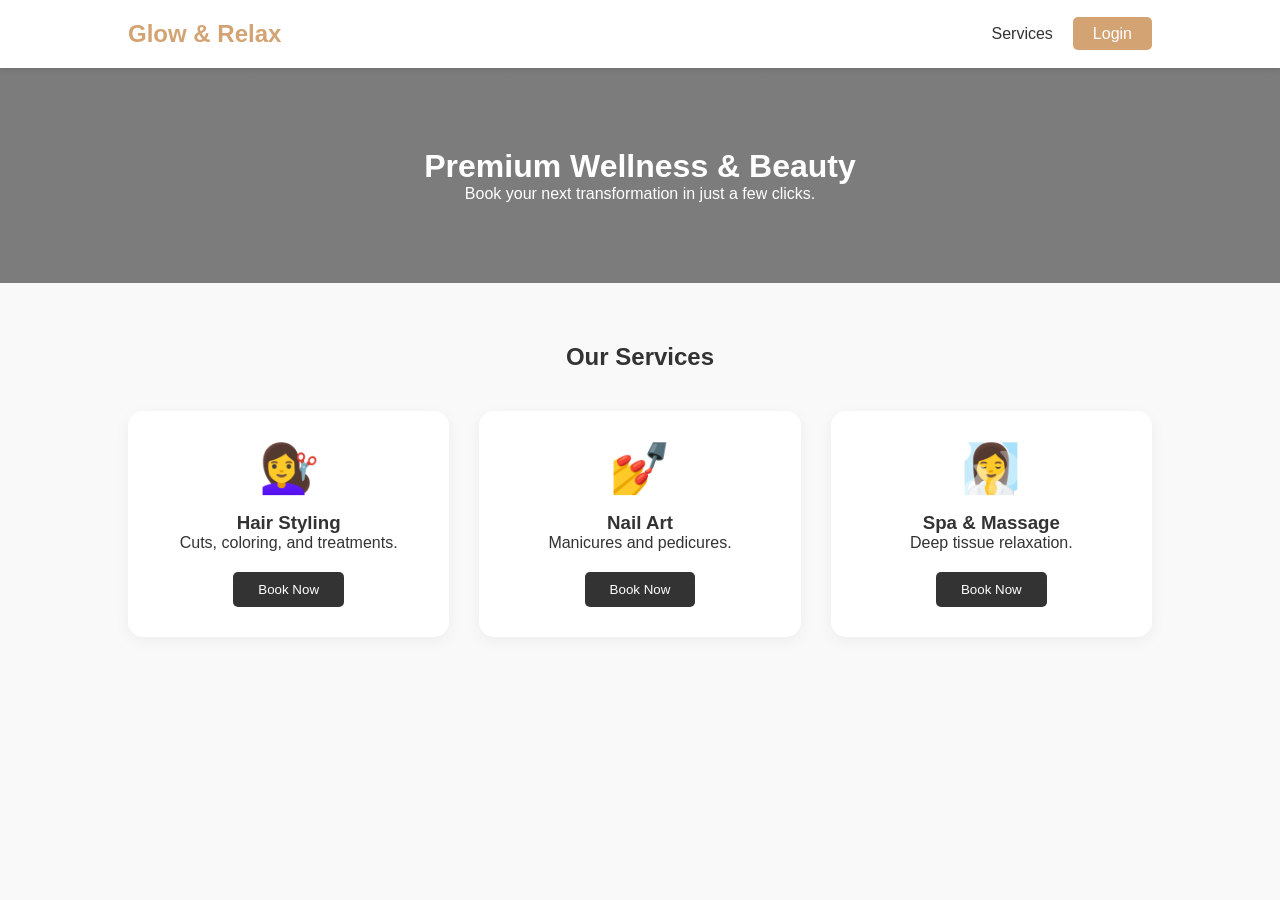
<file: frontend/pages/index.html>
<!DOCTYPE html>
<html lang="en">

<head>
    <meta charset="UTF-8">
    <meta name="viewport" content="width=device-width, initial-scale=1.0">
    <title>Glow & Relax | Booking Services</title>
    <link rel="stylesheet" href="../css/style.css">
</head>

<div id="loginRequiredModal" class="modal">
    <div class="modal-content" style="text-align: center;">
        <span class="close" onclick="closeLoginModal()">&times;</span>
        <h2 id="loginModalTitle">Login Required</h2>
        <p id="loginModalMessage" style="margin: 20px 0;">To book an appointment, please login to your account first.
        </p>
        <button onclick="window.location.href='login.html'" class="submit-btn">Go to Login</button>
    </div>
</div>

<body>

    <nav class="navbar">
        <div class="logo">Glow & Relax</div>
        <ul class="nav-links">
            <li><a href="#services">Services</a></li>
            <li><a href="login.html" class="login-btn">Login</a></li>
        </ul>
    </nav>

    <header class="hero">
        <h1>Premium Wellness & Beauty</h1>
        <p>Book your next transformation in just a few clicks.</p>
    </header>

    <section id="services" class="services-container">
        <h2 class="section-title">Our Services</h2>

        <div class="services-grid">
            <div class="service-card">
                <div class="service-icon">💇‍♀️</div>
                <h3>Hair Styling</h3>
                <p>Cuts, coloring, and treatments tailored to your style.</p>
                <button onclick="handleBooking('Hair')" class="book-btn">Book Now</button>
            </div>

            <div class="service-card">
                <div class="service-icon">💅</div>
                <h3>Nail Art</h3>
                <p>Manicures and pedicures with premium gel finishes.</p>
                <button onclick="handleBooking('Nails')" class="book-btn">Book Now</button>
            </div>

            <div class="service-card">
                <div class="service-icon">🧖‍♀️</div>
                <h3>Spa & Massage</h3>
                <p>Deep tissue and relaxation massages for your well-being.</p>
                <button onclick="handleBooking('Spa')" class="book-btn">Book Now</button>
            </div>
        </div>
    </section>

    <script src="../js/main.js"></script>
</body>

</html>
</file>
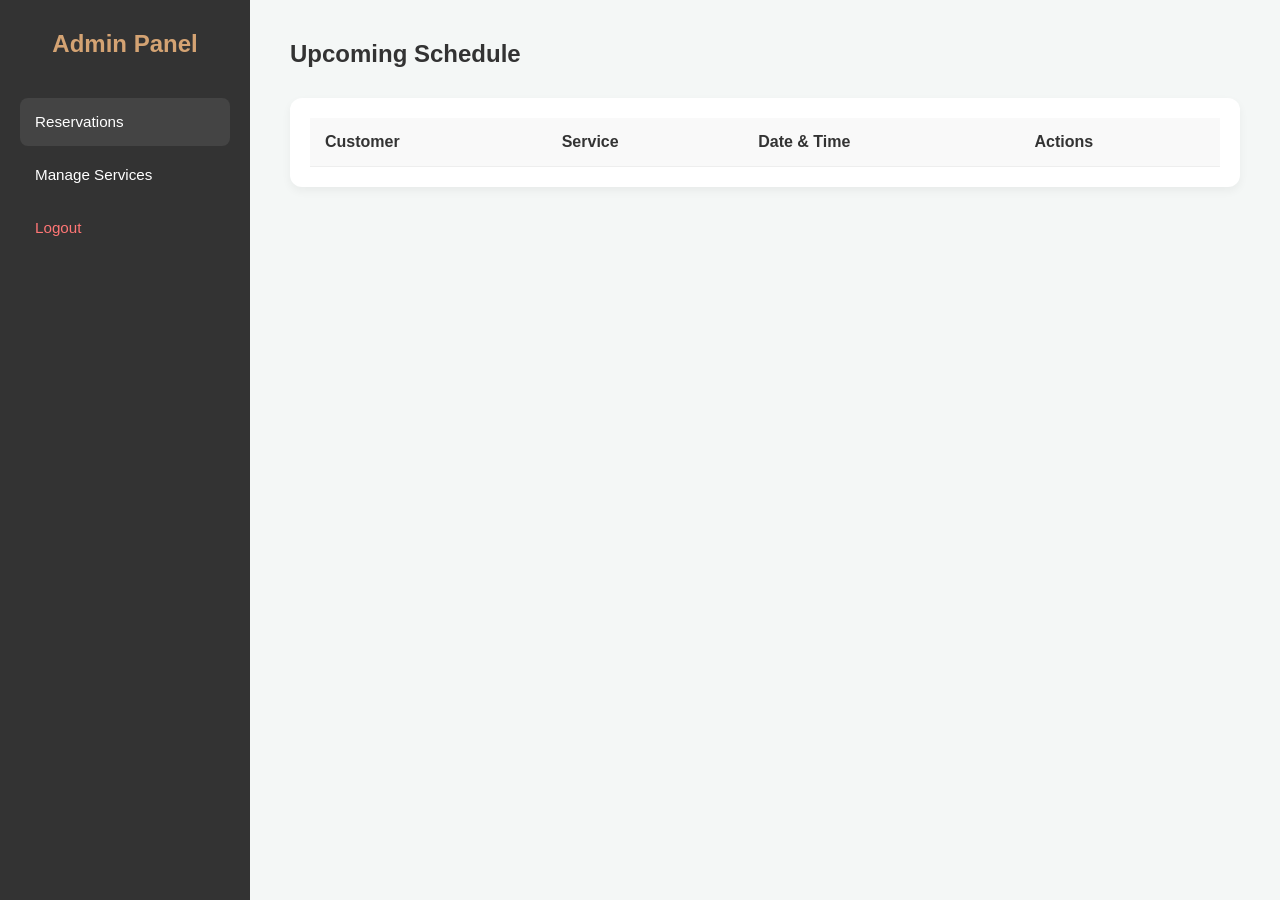
<file: frontend/pages/dashboard-admin.html>
<!DOCTYPE html>
<html lang="en">

<head>
    <meta charset="UTF-8">
    <meta name="viewport" content="width=device-width, initial-scale=1.0">
    <title>Admin Panel | Glow & Relax</title>
    <link rel="stylesheet" href="../css/style.css">
</head>

<body class="admin-body">

    <div class="admin-container">
        <aside class="sidebar">
            <div class="logo">Admin Panel</div>
            <ul class="sidebar-links">
                <li id="link-res" class="active"><a href="#" onclick="showSection('reservations')">Reservations</a></li>
                <li id="link-serv"><a href="#" onclick="showSection('services-manage')">Manage Services</a></li>
                <li><a href="index.html" class="logout-link">Logout</a></li>
            </ul>
        </aside>

        <main class="admin-main">
            <section id="reservations-section">
                <header class="admin-header">
                    <h2>Upcoming Schedule</h2>
                </header>
                <div class="table-container">
                    <table>
                        <thead>
                            <tr>
                                <th>Customer</th>
                                <th>Service</th>
                                <th>Date & Time</th>
                                <th>Actions</th>
                            </tr>
                        </thead>
                        <tbody id="adminTableBody"></tbody>
                    </table>
                </div>
            </section>

            <section id="services-section" style="display: none;">
                <header class="admin-header">
                    <h2>Manage Services</h2>
                    <button class="add-btn" onclick="openServiceModal()">+ Add New Service</button>
                </header>
                <div class="services-admin-grid" id="adminServicesGrid"></div>
            </section>
        </main>
    </div>

    <div id="adminModal" class="modal">
        <div class="modal-content">
            <span class="close" onclick="closeAdminModal()">&times;</span>
            <h2 id="adminModalTitle">Edit</h2>
            <form id="adminForm">
                <div id="modalInputs">
                </div>
                <button type="submit" class="submit-btn" style="margin-top: 20px;">Save Changes</button>
            </form>
        </div>
    </div>

    <script src="../js/main.js"></script>
</body>

</html>
</file>
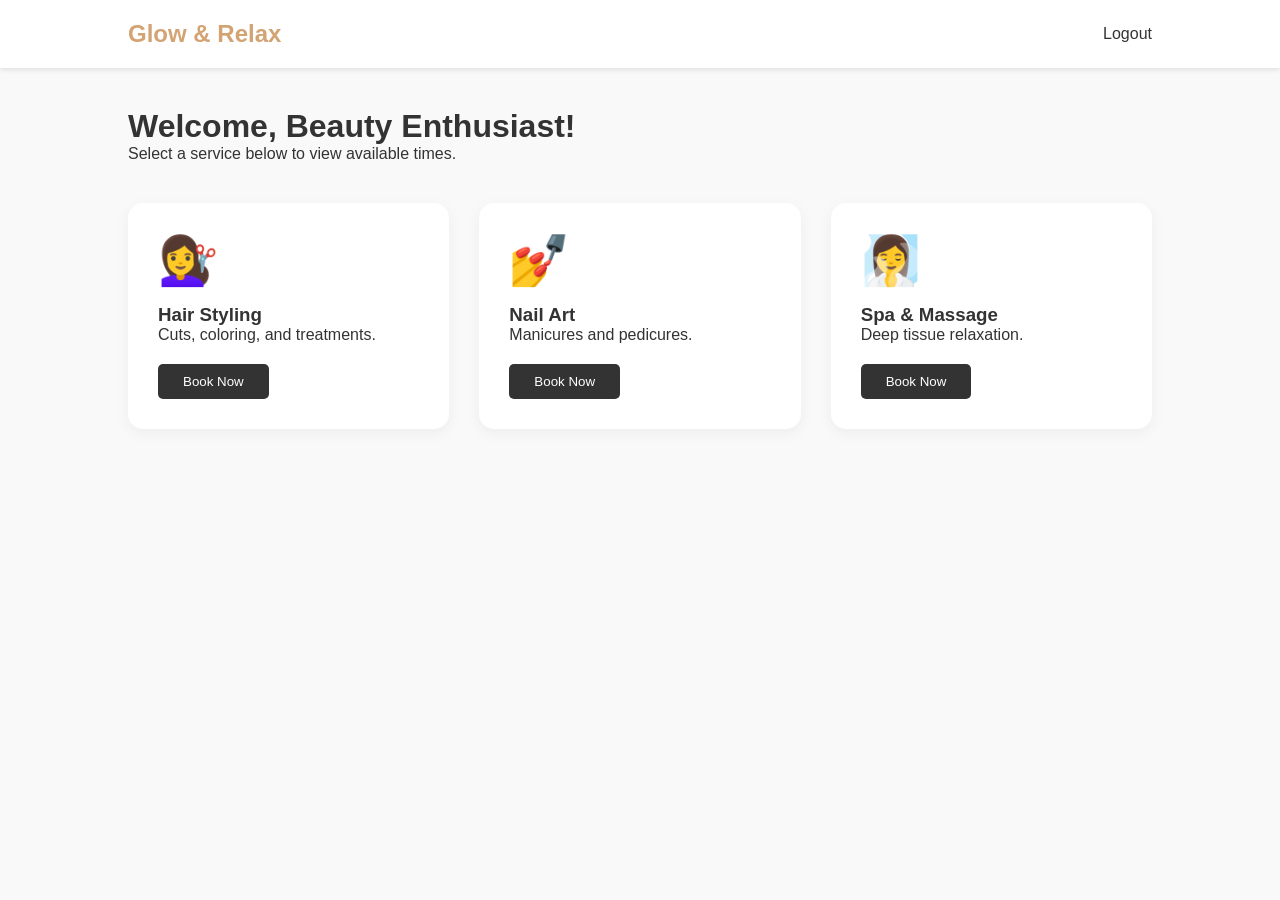
<file: frontend/pages/dashboard-user.html>
<!DOCTYPE html>
<html lang="en">

<head>
    <meta charset="UTF-8">
    <meta name="viewport" content="width=device-width, initial-scale=1.0">
    <title>User Dashboard | Glow & Relax</title>
    <link rel="stylesheet" href="../css/style.css">
</head>

<body>

    <nav class="navbar">
        <div class="logo">Glow & Relax</div>
        <ul class="nav-links">
            <li><a href="index.html">Logout</a></li>
        </ul>
    </nav>

    <div class="dashboard-content">
        <header class="dash-header">
            <h1>Welcome, Beauty Enthusiast!</h1>
            <p>Select a service below to view available times.</p>
        </header>

        <div class="services-grid" id="userServicesGrid">
        </div>
    </div>

    <div id="bookingModal" class="modal">
        <div class="modal-content">
            <span class="close" onclick="closeBooking()">&times;</span>
            <h2 id="modalTitle">Book Service</h2>
            <form id="reservationForm">
                <div class="input-group">
                    <label>Your Email (for confirmation)</label>
                    <input type="email" id="userEmail" required>
                </div>

                <div class="input-group">
                    <label>Select Date</label>
                    <input type="date" id="bookingDate" required>
                </div>

                <div class="input-group">
                    <label>Available Times</label>
                    <select id="bookingTime" required>
                        <option value="09:00">09:00 AM</option>
                        <option value="11:00">11:00 AM</option>
                        <option value="14:00">02:00 PM</option>
                        <option value="16:00">04:00 PM</option>
                    </select>
                </div>

                <button type="submit" class="submit-btn">Confirm Reservation</button>
            </form>
        </div>
    </div>

    <script src="../js/main.js"></script>
    <script>
        // Trigger the service render specifically for this page
        window.onload = () => {
            if (typeof renderUserServices === "function") {
                renderUserServices();
            }
        };
    </script>
</body>

</html>
</file>
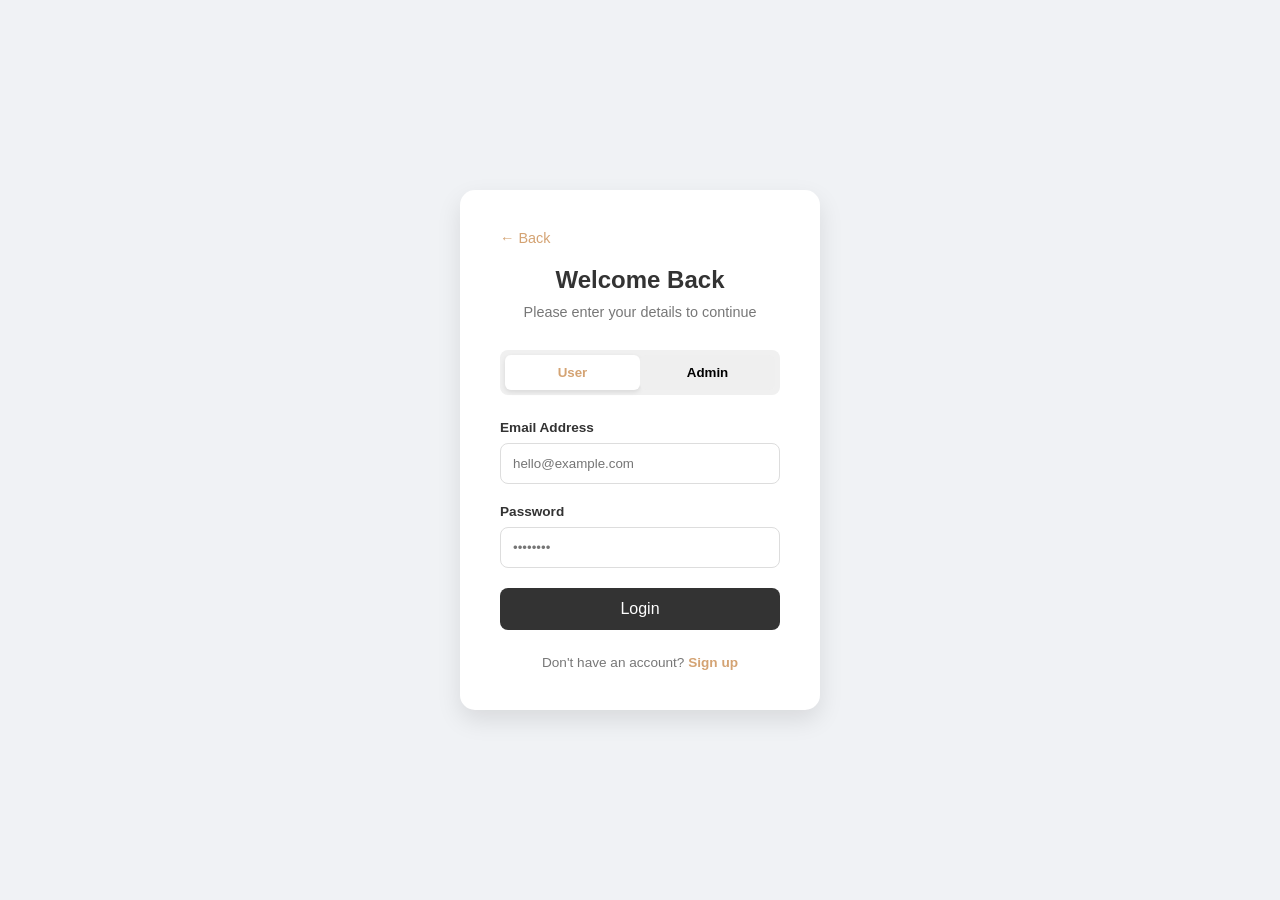
<file: frontend/pages/login.html>
<!DOCTYPE html>
<html lang="en">

<head>
    <meta charset="UTF-8">
    <meta name="viewport" content="width=device-width, initial-scale=1.0">
    <title>Login | Glow & Relax</title>
    <link rel="stylesheet" href="../css/style.css">
</head>

<body class="auth-page">

    <div class="login-container">
        <div class="login-box">
            <div class="logo-area">
                <a href="index.html" class="back-link">← Back</a>
                <h2>Welcome Back</h2>
                <p>Please enter your details to continue</p>
            </div>

            <div class="role-toggle">
                <button id="userBtn" class="active" onclick="setRole('user')">User</button>
                <button id="adminBtn" onclick="setRole('admin')">Admin</button>
            </div>

            <form id="loginForm">
                <div class="input-group">
                    <label for="email">Email Address</label>
                    <input type="email" id="email" placeholder="hello@example.com" required>
                </div>

                <div class="input-group">
                    <label for="password">Password</label>
                    <input type="password" id="password" placeholder="••••••••" required>
                </div>

                <button type="submit" class="submit-btn">Login</button>
            </form>

            <p class="signup-prompt">Don't have an account? <a href="#">Sign up</a></p>
        </div>
    </div>

    <script src="../js/main.js"></script>
</body>

</html>
</file>
<file: frontend/css/style.css>
* {
    margin: 0;
    padding: 0;
    box-sizing: border-box;
    font-family: 'Segoe UI', sans-serif;
}

body {
    background-color: #f9f9f9;
    color: #333;
}

/* Navbar */
.navbar {
    display: flex;
    justify-content: space-between;
    align-items: center;
    padding: 20px 10%;
    background: white;
    box-shadow: 0 2px 5px rgba(0,0,0,0.1);
}

.logo {
    font-size: 1.5rem;
    font-weight: bold;
    color: #d4a373; /* Elegant Gold/Tan */
}

.nav-links {
    list-style: none;
    display: flex;
    gap: 20px;
}

.nav-links a {
    text-decoration: none;
    color: #333;
    font-weight: 500;
}

.login-btn {
    background: #d4a373;
    color: white !important;
    padding: 8px 20px;
    border-radius: 5px;
}

/* Hero */
.hero {
    text-align: center;
    padding: 80px 20px;
    background: linear-gradient(rgba(0,0,0,0.5), rgba(0,0,0,0.5)), url('https://images.unsplash.com/photo-1560066984-138dadb4c035?auto=format&fit=crop&w=1200&q=80');
    background-size: cover;
    color: white;
}

/* Services */
.services-container {
    padding: 60px 10%;
    text-align: center;
}

.services-grid {
    display: grid;
    grid-template-columns: repeat(auto-fit, minmax(250px, 1fr));
    gap: 30px;
    margin-top: 40px;
}

.service-card {
    background: white;
    padding: 30px;
    border-radius: 15px;
    box-shadow: 0 4px 15px rgba(0,0,0,0.05);
    transition: transform 0.3s ease;
}

.service-card:hover {
    transform: translateY(-10px);
}

.service-icon {
    font-size: 3rem;
    margin-bottom: 15px;
}

.book-btn {
    margin-top: 20px;
    padding: 10px 25px;
    border: none;
    background: #333;
    color: white;
    border-radius: 5px;
    cursor: pointer;
}

.book-btn:hover {
    background: #d4a373;
}


/* Auth Pages Styling */
.auth-page {
    height: 100vh;
    display: flex;
    justify-content: center;
    align-items: center;
    background: #f0f2f5;
}

.login-container {
    width: 100%;
    max-width: 400px;
    padding: 20px;
}

.login-box {
    background: white;
    padding: 40px;
    border-radius: 15px;
    box-shadow: 0 10px 25px rgba(0,0,0,0.1);
    text-align: center;
}

.back-link {
    display: block;
    text-align: left;
    text-decoration: none;
    color: #d4a373;
    font-size: 0.9rem;
    margin-bottom: 20px;
}

.logo-area h2 {
    margin-bottom: 10px;
}

.logo-area p {
    color: #777;
    font-size: 0.9rem;
    margin-bottom: 30px;
}

/* Role Toggle */
.role-toggle {
    display: flex;
    background: #f0f0f0;
    padding: 5px;
    border-radius: 8px;
    margin-bottom: 25px;
}

.role-toggle button {
    flex: 1;
    border: none;
    padding: 10px;
    border-radius: 6px;
    cursor: pointer;
    font-weight: 600;
    transition: 0.3s;
}

.role-toggle button.active {
    background: white;
    color: #d4a373;
    box-shadow: 0 2px 5px rgba(0,0,0,0.1);
}

/* Form Styles */
.input-group {
    text-align: left;
    margin-bottom: 20px;
}

.input-group label {
    display: block;
    font-size: 0.85rem;
    font-weight: 600;
    margin-bottom: 8px;
}

.input-group input {
    width: 100%;
    padding: 12px;
    border: 1px solid #ddd;
    border-radius: 8px;
    outline: none;
}

.input-group input:focus {
    border-color: #d4a373;
}

.submit-btn {
    width: 100%;
    padding: 12px;
    background: #333;
    color: white;
    border: none;
    border-radius: 8px;
    font-size: 1rem;
    cursor: pointer;
    transition: background 0.3s;
}

.submit-btn:hover {
    background: #d4a373;
}

.signup-prompt {
    margin-top: 25px;
    font-size: 0.85rem;
    color: #777;
}

.signup-prompt a {
    color: #d4a373;
    text-decoration: none;
    font-weight: 600;
}



/* Dashboard Specifics */
.dashboard-content {
    padding: 40px 10%;
}

.dash-header {
    margin-bottom: 40px;
}

.select-btn {
    background: transparent;
    border: 1px solid #d4a373;
    color: #d4a373;
    padding: 8px 15px;
    border-radius: 5px;
    cursor: pointer;
    margin-top: 10px;
}

/* Modal Styling */
.modal {
    display: none; /* Hidden by default */
    position: fixed;
    z-index: 1000;
    left: 0;
    top: 0;
    width: 100%;
    height: 100%;
    background-color: rgba(0,0,0,0.5);
    align-items: center;
    justify-content: center;
}

.modal-content {
    background-color: white;
    padding: 30px;
    border-radius: 15px;
    width: 90%;
    max-width: 450px;
    position: relative;
    animation: slideIn 0.3s ease-out;
}

@keyframes slideIn {
    from { transform: translateY(-50px); opacity: 0; }
    to { transform: translateY(0); opacity: 1; }
}

.close {
    position: absolute;
    right: 20px;
    top: 15px;
    font-size: 28px;
    cursor: pointer;
    color: #aaa;
}

.close:hover {
    color: black;
}




/* Admin Specific Styles */
.admin-body {
    background: #f4f7f6;
}

.admin-container {
    display: flex;
    min-height: 100vh;
}

/* Sidebar */
.sidebar {
    width: 250px;
    background: #333;
    color: white;
    padding: 30px 20px;
}

.sidebar .logo {
    color: #d4a373;
    margin-bottom: 40px;
    text-align: center;
}

.sidebar-links {
    list-style: none;
}

.sidebar-links li {
    padding: 15px;
    border-radius: 8px;
    margin-bottom: 5px;
    transition: 0.3s;
}

.sidebar-links li.active, .sidebar-links li:hover {
    background: #444;
}

.sidebar-links a {
    color: white;
    text-decoration: none;
    font-size: 0.95rem;
}

.logout-link {
    color: #ff7675 !important;
}

/* Main Content Area */
.admin-main {
    flex-grow: 1;
    padding: 40px;
}

.admin-header {
    display: flex;
    justify-content: space-between;
    align-items: center;
    margin-bottom: 30px;
}

/* Table Design */
.table-container {
    background: white;
    padding: 20px;
    border-radius: 12px;
    box-shadow: 0 4px 10px rgba(0,0,0,0.05);
}

table {
    width: 100%;
    border-collapse: collapse;
    text-align: left;
}

th, td {
    padding: 15px;
    border-bottom: 1px solid #eee;
}

th {
    background: #f9f9f9;
    font-weight: 600;
}

/* Status Badges */
.status {
    padding: 5px 10px;
    border-radius: 20px;
    font-size: 0.8rem;
    font-weight: bold;
}

.confirmed {
    background: #e1f7ec;
    color: #2ecc71;
}

/* Action Buttons */
.edit-btn, .delete-btn {
    padding: 6px 12px;
    border: none;
    border-radius: 4px;
    cursor: pointer;
    font-size: 0.8rem;
}

.edit-btn {
    background: #3498db;
    color: white;
    margin-right: 5px;
}

.delete-btn {
    background: #e74c3c;
    color: white;
}
/* Sidebar Link Styles */
.sidebar-links li { cursor: pointer; }

/* Admin Service Cards */
.services-admin-grid {
    display: grid;
    grid-template-columns: repeat(auto-fill, minmax(200px, 1fr));
    gap: 20px;
}

.admin-service-card {
    background: white;
    padding: 20px;
    border-radius: 10px;
    border: 1px solid #ddd;
    text-align: center;
}

.add-btn {
    background: #2ecc71;
    color: white;
    border: none;
    padding: 10px 20px;
    border-radius: 5px;
    cursor: pointer;
}
</file>
